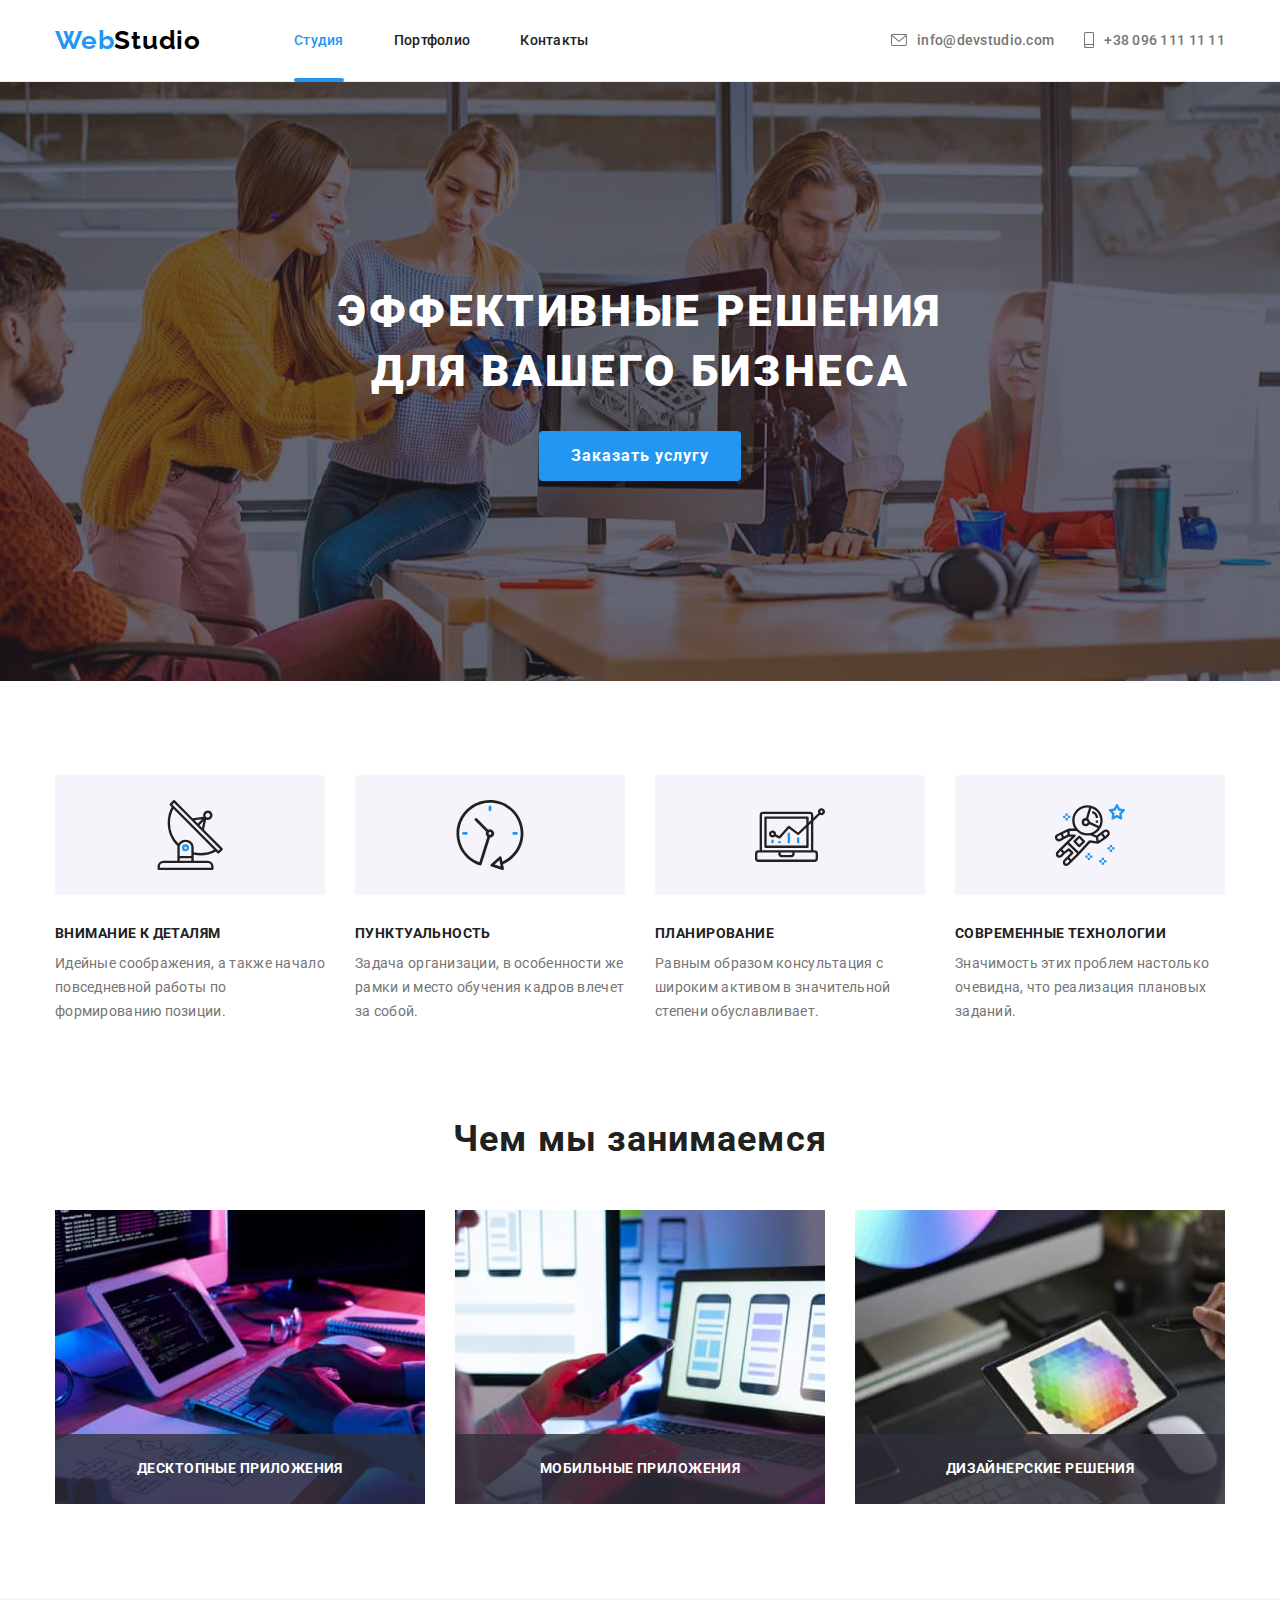
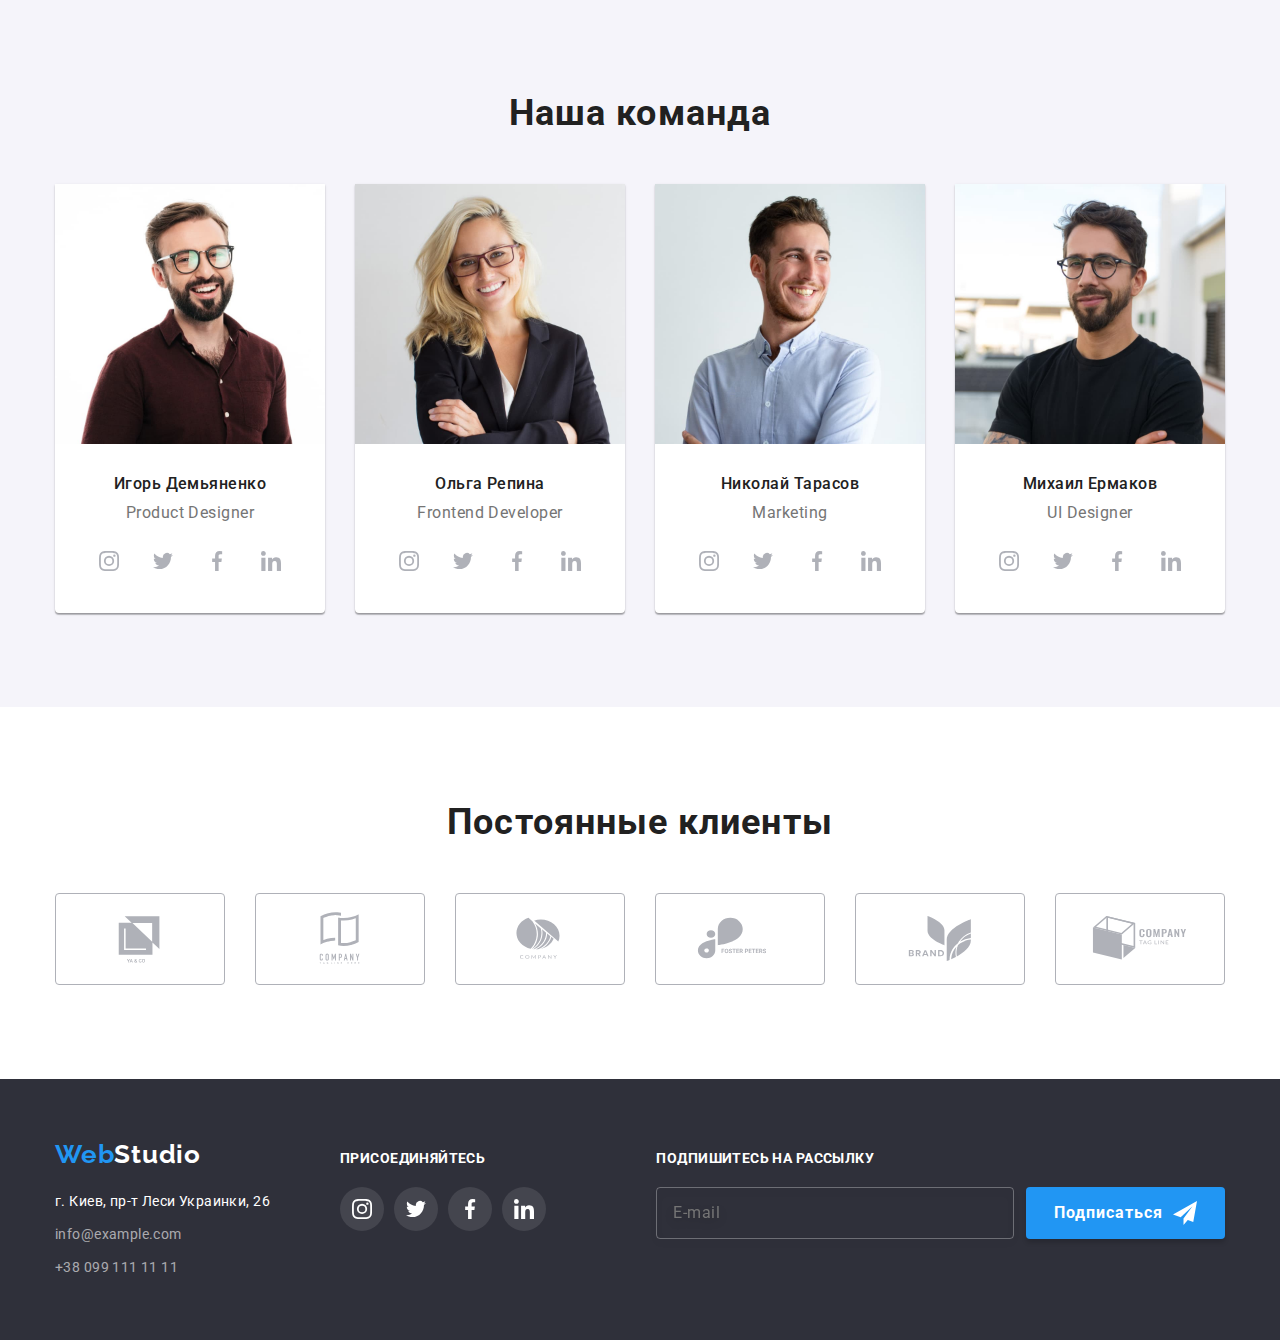
<file: index.html>
<!DOCTYPE html>
<html lang="ru">
    <head>
        <meta charset="UTF-8" />
        <meta http-equiv="X-UA-Compatible" content="IE=edge" />
        <meta name="viewport" content="width=device-width, initial-scale=1.0" />
        <title>GoIT HW #7 – BEM, SCSS</title>

        <!-- Шрифты -->
        <link rel="preconnect" href="https://fonts.googleapis.com" />
        <link rel="preconnect" href="https://fonts.gstatic.com" crossorigin />
        <link
            href="https://fonts.googleapis.com/css2?family=Raleway:wght@700&family=Roboto:wght@400;500;700;900&display=swap"
            rel="stylesheet"
        />
        <!-- font-family: 'Raleway', sans-serif;
             font-family: 'Roboto', sans-serif; -->

        <!-- Стили -->
        <link
            rel="stylesheet"
            href="https://cdnjs.cloudflare.com/ajax/libs/modern-normalize/1.1.0/modern-normalize.min.css"
        />
        <!-- <link rel="stylesheet" href="./css/normalize.css" /> -->
        <link rel="stylesheet" href="./css/main.min.css" />
        <!-- <link rel="stylesheet" href="./css/styles.css" /> -->
    </head>
    <body>
        <!-- Шапка страницы -->
        <header class="header">
            <div class="container">
                <!-- Навигация на главной -->
                <div class="header__wrap">
                    <nav class="navigation">
                        <!-- Лого в Хедере -->
                        <a class="logo" href="./index.html">
                            Web<span class="logo--dark">Studio</span>
                        </a>
                        <!-- Меню -->
                        <ul class="nav-list">
                            <li class="nav-list__item">
                                <a
                                    class="nav-list__link nav-list__link--current"
                                    href="./index.html"
                                    >Студия</a
                                >
                            </li>
                            <li class="nav-list__item">
                                <a
                                    class="nav-list__link"
                                    href="./portfolio.html"
                                    >Портфолио</a
                                >
                            </li>
                            <li class="nav-list__item">
                                <a class="nav-list__link" href="">Контакты</a>
                            </li>
                        </ul>
                    </nav>
                    <!-- Ссылки в хедере -->
                    <ul class="header-links">
                        <li class="header-links__item">
                            <a
                                class="header-links__link"
                                href="mailto:info@devstudio.com"
                                ><svg
                                    class="header-links__icon"
                                    width="16"
                                    height="12"
                                >
                                    <use
                                        href="./img/icons.svg#envelope"
                                    ></use></svg
                                >info@devstudio.com</a
                            >
                        </li>
                        <li class="header-links__item">
                            <a
                                class="header-links__link"
                                href="tel:+380961111111"
                                ><svg
                                    class="header-links__icon"
                                    width="10"
                                    height="16"
                                >
                                    <use
                                        href="./img/icons.svg#smartphone"
                                    ></use></svg
                                >+38 096 111 11 11</a
                            >
                        </li>
                    </ul>
                </div>
            </div>
        </header>

        <!-- Основной контент - Студия -->
        <main>
            <!-- Герой -->
            <section class="hero">
                <div class="container">
                    <h1 class="hero__title">
                        Эффективные решения<br />для вашего бизнеса
                    </h1>
                    <button class="btn hero__btn" type="button" data-modal-open>
                        Заказать услугу
                    </button>
                </div>
            </section>

            <!-- Особенности -->
            <section class="section">
                <div class="container">
                    <h2 class="visually-hidden">Наши преимущества</h2>
                    <!-- Список Особенностей -->
                    <ul class="features-list">
                        <li class="features-list__item">
                            <div class="features-list__icon">
                                <svg width="70" height="70">
                                    <use href="./img/icons.svg#antenna"></use>
                                </svg>
                            </div>

                            <h3 class="features-list__title">
                                Внимание к деталям
                            </h3>
                            <p class="features-list__text">
                                Идейные соображения, а также начало повседневной
                                работы по формированию позиции.
                            </p>
                        </li>
                        <li class="features-list__item">
                            <div class="features-list__icon">
                                <svg width="70" height="70">
                                    <use href="./img/icons.svg#clock"></use>
                                </svg>
                            </div>

                            <h3 class="features-list__title">Пунктуальность</h3>
                            <p class="features-list__text">
                                Задача организации, в особенности же рамки и
                                место обучения кадров влечет за собой.
                            </p>
                        </li>
                        <li class="features-list__item">
                            <div class="features-list__icon">
                                <svg width="70" height="70">
                                    <use href="./img/icons.svg#diagram"></use>
                                </svg>
                            </div>

                            <h3 class="features-list__title">Планирование</h3>
                            <p class="features-list__text">
                                Равным образом консультация с широким активом в
                                значительной степени обуславливает.
                            </p>
                        </li>
                        <li class="features-list__item">
                            <div class="features-list__icon">
                                <svg width="70" height="70">
                                    <use href="./img/icons.svg#astronaut"></use>
                                </svg>
                            </div>

                            <h3 class="features-list__title">
                                Современные технологии
                            </h3>
                            <p class="features-list__text">
                                Значимость этих проблем настолько очевидна, что
                                реализация плановых заданий.
                            </p>
                        </li>
                    </ul>
                </div>
            </section>

            <!-- Виды деятельности -->
            <section class="section section--no-padding-top">
                <div class="container">
                    <h2 class="section__title">Чем мы занимаемся</h2>
                    <ul class="doing-list">
                        <li class="doing-list__item">
                            <div class="doing-list__thumb">
                                <img
                                    src="./img/tech1.jpg"
                                    alt="Десктопные приложения"
                                    width="370"
                                />
                                <div class="doing-list__text-wrap">
                                    <p class="doing-list__text">
                                        Десктопные приложения
                                    </p>
                                </div>
                            </div>
                        </li>
                        <li class="doing-list__item">
                            <div class="doing-list__thumb">
                                <img
                                    src="./img/tech2.jpg"
                                    alt="Мобильные приложения"
                                    width="370"
                                />
                                <div class="doing-list__text-wrap">
                                    <p class="doing-list__text">
                                        Мобильные приложения
                                    </p>
                                </div>
                            </div>
                        </li>
                        <li class="doing-list__item">
                            <div class="doing-list__thumb">
                                <img
                                    src="./img/tech3.jpg"
                                    alt="Дизайнерские решения"
                                    width="370"
                                />
                                <div class="doing-list__text-wrap">
                                    <p class="doing-list__text">
                                        Дизайнерские решения
                                    </p>
                                </div>
                            </div>
                        </li>
                    </ul>
                </div>
            </section>

            <!-- Команда -->
            <section class="section section--team-bg-color">
                <div class="container">
                    <h2 class="section__title">Наша команда</h2>
                    <ul class="team-list">
                        <li class="team-list__item">
                            <img
                                src="./img/team1.jpg"
                                alt="Игорь Демьяненко"
                                width="270"
                            />

                            <div class="team-list__wrap">
                                <h3 class="team-list__title">
                                    Игорь Демьяненко
                                </h3>
                                <p class="team-list__text">Product Designer</p>

                                <ul class="social-list team__social-list">
                                    <li class="social-list__item">
                                        <a
                                            class="social-list__link team-list__social-link"
                                            href=""
                                        >
                                            <svg
                                                class="social-list__icon"
                                                width="20"
                                                height="20"
                                            >
                                                <use
                                                    href="./img/icons.svg#instagram"
                                                ></use>
                                            </svg>
                                        </a>
                                    </li>
                                    <li class="social-list__item">
                                        <a
                                            class="social-list__link team-list__social-link"
                                            href=""
                                        >
                                            <svg
                                                class="social-list__icon"
                                                width="20"
                                                height="20"
                                            >
                                                <use
                                                    href="./img/icons.svg#twitter"
                                                ></use>
                                            </svg>
                                        </a>
                                    </li>
                                    <li class="social-list__item">
                                        <a
                                            class="social-list__link team-list__social-link"
                                            href=""
                                        >
                                            <svg
                                                class="social-list__icon"
                                                width="20"
                                                height="20"
                                            >
                                                <use
                                                    href="./img/icons.svg#facebook"
                                                ></use>
                                            </svg>
                                        </a>
                                    </li>
                                    <li class="social-list__item">
                                        <a
                                            class="social-list__link team-list__social-link"
                                            href=""
                                        >
                                            <svg
                                                class="social-list__icon"
                                                width="20"
                                                height="20"
                                            >
                                                <use
                                                    href="./img/icons.svg#linkedin"
                                                ></use>
                                            </svg>
                                        </a>
                                    </li>
                                </ul>
                            </div>
                        </li>
                        <li class="team-list__item">
                            <img
                                src="./img/team2.jpg"
                                alt="Ольга Репина"
                                width="270"
                            />

                            <div class="team-list__wrap">
                                <h3 class="team-list__title">Ольга Репина</h3>
                                <p class="team-list__text">
                                    Frontend Developer
                                </p>

                                <ul class="social-list team__social-list">
                                    <li class="social-list__item">
                                        <a
                                            class="social-list__link team-list__social-link"
                                            href=""
                                        >
                                            <svg
                                                class="social-list__icon"
                                                width="20"
                                                height="20"
                                            >
                                                <use
                                                    href="./img/icons.svg#instagram"
                                                ></use>
                                            </svg>
                                        </a>
                                    </li>
                                    <li class="social-list__item">
                                        <a
                                            class="social-list__link team-list__social-link"
                                            href=""
                                        >
                                            <svg
                                                class="social-list__icon"
                                                width="20"
                                                height="20"
                                            >
                                                <use
                                                    href="./img/icons.svg#twitter"
                                                ></use>
                                            </svg>
                                        </a>
                                    </li>
                                    <li class="social-list__item">
                                        <a
                                            class="social-list__link team-list__social-link"
                                            href=""
                                        >
                                            <svg
                                                class="social-list__icon"
                                                width="20"
                                                height="20"
                                            >
                                                <use
                                                    href="./img/icons.svg#facebook"
                                                ></use>
                                            </svg>
                                        </a>
                                    </li>
                                    <li class="social-list__item">
                                        <a
                                            class="social-list__link team-list__social-link"
                                            href=""
                                        >
                                            <svg
                                                class="social-list__icon"
                                                width="20"
                                                height="20"
                                            >
                                                <use
                                                    href="./img/icons.svg#linkedin"
                                                ></use>
                                            </svg>
                                        </a>
                                    </li>
                                </ul>
                            </div>
                        </li>
                        <li class="team-list__item">
                            <img
                                src="./img/team3.jpg"
                                alt="Николай Тарасов"
                                width="270"
                            />

                            <div class="team-list__wrap">
                                <h3 class="team-list__title">
                                    Николай Тарасов
                                </h3>
                                <p class="team-list__text">Marketing</p>

                                <ul class="social-list team__social-list">
                                    <li class="social-list__item">
                                        <a
                                            class="social-list__link team-list__social-link"
                                            href=""
                                        >
                                            <svg
                                                class="social-list__icon"
                                                width="20"
                                                height="20"
                                            >
                                                <use
                                                    href="./img/icons.svg#instagram"
                                                ></use>
                                            </svg>
                                        </a>
                                    </li>
                                    <li class="social-list__item">
                                        <a
                                            class="social-list__link team-list__social-link"
                                            href=""
                                        >
                                            <svg
                                                class="social-list__icon"
                                                width="20"
                                                height="20"
                                            >
                                                <use
                                                    href="./img/icons.svg#twitter"
                                                ></use>
                                            </svg>
                                        </a>
                                    </li>
                                    <li class="social-list__item">
                                        <a
                                            class="social-list__link team-list__social-link"
                                            href=""
                                        >
                                            <svg
                                                class="social-list__icon"
                                                width="20"
                                                height="20"
                                            >
                                                <use
                                                    href="./img/icons.svg#facebook"
                                                ></use>
                                            </svg>
                                        </a>
                                    </li>
                                    <li class="social-list__item">
                                        <a
                                            class="social-list__link team-list__social-link"
                                            href=""
                                        >
                                            <svg
                                                class="social-list__icon"
                                                width="20"
                                                height="20"
                                            >
                                                <use
                                                    href="./img/icons.svg#linkedin"
                                                ></use>
                                            </svg>
                                        </a>
                                    </li>
                                </ul>
                            </div>
                        </li>
                        <li class="team-list__item">
                            <img
                                src="./img/team4.jpg"
                                alt="Михаил Ермаков"
                                width="270"
                            />

                            <div class="team-list__wrap">
                                <h3 class="team-list__title">Михаил Ермаков</h3>
                                <p class="team-list__text">UI Designer</p>

                                <ul class="social-list team__social-list">
                                    <li class="social-list__item">
                                        <a
                                            class="social-list__link team-list__social-link"
                                            href=""
                                        >
                                            <svg
                                                class="social-list__icon"
                                                width="20"
                                                height="20"
                                            >
                                                <use
                                                    href="./img/icons.svg#instagram"
                                                ></use>
                                            </svg>
                                        </a>
                                    </li>
                                    <li class="social-list__item">
                                        <a
                                            class="social-list__link team-list__social-link"
                                            href=""
                                        >
                                            <svg
                                                class="social-list__icon"
                                                width="20"
                                                height="20"
                                            >
                                                <use
                                                    href="./img/icons.svg#twitter"
                                                ></use>
                                            </svg>
                                        </a>
                                    </li>
                                    <li class="social-list__item">
                                        <a
                                            class="social-list__link team-list__social-link"
                                            href=""
                                        >
                                            <svg
                                                class="social-list__icon"
                                                width="20"
                                                height="20"
                                            >
                                                <use
                                                    href="./img/icons.svg#facebook"
                                                ></use>
                                            </svg>
                                        </a>
                                    </li>
                                    <li class="social-list__item">
                                        <a
                                            class="social-list__link team-list__social-link"
                                            href=""
                                        >
                                            <svg
                                                class="social-list__icon"
                                                width="20"
                                                height="20"
                                            >
                                                <use
                                                    href="./img/icons.svg#linkedin"
                                                ></use>
                                            </svg>
                                        </a>
                                    </li>
                                </ul>
                            </div>
                        </li>
                    </ul>
                </div>
            </section>

            <!-- Постоянные клиенты -->
            <section class="section">
                <div class="container">
                    <h2 class="section__title">Постоянные клиенты</h2>

                    <ul class="clients-list">
                        <li class="clients-list__item">
                            <a href="" class="clients-list__link">
                                <svg
                                    class="clients-list__icon"
                                    width="106"
                                    height="60"
                                >
                                    <use
                                        href="./img/icons.svg#logo-client-1"
                                    ></use>
                                </svg>
                            </a>
                        </li>
                        <li class="clients-list__item">
                            <a href="" class="clients-list__link">
                                <svg
                                    class="clients-list__icon"
                                    width="106"
                                    height="60"
                                >
                                    <use
                                        href="./img/icons.svg#logo-client-2"
                                    ></use>
                                </svg>
                            </a>
                        </li>
                        <li class="clients-list__item">
                            <a href="" class="clients-list__link">
                                <svg
                                    class="clients-list__icon"
                                    width="106"
                                    height="60"
                                >
                                    <use
                                        href="./img/icons.svg#logo-client-3"
                                    ></use>
                                </svg>
                            </a>
                        </li>
                        <li class="clients-list__item">
                            <a href="" class="clients-list__link">
                                <svg
                                    class="clients-list__icon"
                                    width="106"
                                    height="60"
                                >
                                    <use
                                        href="./img/icons.svg#logo-client-4"
                                    ></use>
                                </svg>
                            </a>
                        </li>
                        <li class="clients-list__item">
                            <a href="" class="clients-list__link">
                                <svg
                                    class="clients-list__icon"
                                    width="106"
                                    height="60"
                                >
                                    <use
                                        href="./img/icons.svg#logo-client-5"
                                    ></use>
                                </svg>
                            </a>
                        </li>
                        <li class="clients-list__item">
                            <a href="" class="clients-list__link">
                                <svg
                                    class="clients-list__icon"
                                    width="106"
                                    height="60"
                                >
                                    <use
                                        href="./img/icons.svg#logo-client-6"
                                    ></use>
                                </svg>
                            </a>
                        </li>
                    </ul>
                </div>
            </section>
        </main>

        <!-- Подвал страницы -->
        <footer class="footer">
            <div class="container">
                <div class="footer__container">
                    <div class="logo-address">
                        <!-- Лого в Футере -->
                        <a class="logo" href="./index.html">
                            Web<span class="logo--light">Studio</span>
                        </a>
                        <!-- Адрес в Футере -->
                        <address class="footer__address">
                            <ul class="address-list">
                                <li class="address-list__item">
                                    <a class="address--light" href=""
                                        >г. Киев, пр-т Леси Украинки, 26</a
                                    >
                                </li>
                                <li class="address-list__item">
                                    <a
                                        class="address--dark"
                                        href="mailto:info@example.com"
                                        >info@example.com</a
                                    >
                                </li>
                                <li class="address-list__item">
                                    <a
                                        class="address--dark"
                                        href="tel:+380991111111"
                                        >+38 099 111 11 11</a
                                    >
                                </li>
                            </ul>
                        </address>
                    </div>

                    <!-- Блок "Приоединяйтесь" -->
                    <div class="footer-join">
                        <p class="footer-join__text">присоединяйтесь</p>
                        <ul class="social-list footer-join__social-list">
                            <li class="social-list__item">
                                <a
                                    class="social-list__link footer__social-link"
                                    href=""
                                >
                                    <svg
                                        class="social-list__icon"
                                        width="20"
                                        height="20"
                                    >
                                        <use
                                            href="./img/icons.svg#instagram"
                                        ></use>
                                    </svg>
                                </a>
                            </li>
                            <li class="social-list__item">
                                <a
                                    class="social-list__link footer__social-link"
                                    href=""
                                >
                                    <svg
                                        class="social-list__icon"
                                        width="20"
                                        height="20"
                                    >
                                        <use
                                            href="./img/icons.svg#twitter"
                                        ></use>
                                    </svg>
                                </a>
                            </li>
                            <li class="social-list__item">
                                <a
                                    class="social-list__link footer__social-link"
                                    href=""
                                >
                                    <svg
                                        class="social-list__icon"
                                        width="20"
                                        height="20"
                                    >
                                        <use
                                            href="./img/icons.svg#facebook"
                                        ></use>
                                    </svg>
                                </a>
                            </li>
                            <li class="social-list__item">
                                <a
                                    class="social-list__link footer__social-link"
                                    href=""
                                >
                                    <svg
                                        class="social-list__icon"
                                        width="20"
                                        height="20"
                                    >
                                        <use
                                            href="./img/icons.svg#linkedin"
                                        ></use>
                                    </svg>
                                </a>
                            </li>
                        </ul>
                    </div>

                    <!-- Блок подписки на рассылку -->
                    <div class="footer-subscription">
                        <p class="footer-subscription__text">
                            Подпишитесь на рассылку
                        </p>
                        <!-- Форма подписки -->
                        <form class="footer-form">
                            <input
                                class="footer-form__name"
                                type="email"
                                name="mail"
                                placeholder="E-mail"
                            />
                            <button class="btn footer-form__btn" type="submit">
                                Подписаться
                                <svg class="icon-send" width="24" height="24">
                                    <use href="./img/icons.svg#icon-send"></use>
                                </svg>
                            </button>
                        </form>
                    </div>
                </div>
            </div>
        </footer>

        <!-- Модальное окно -->
        <div class="backdrop is-hidden" data-modal>
            <div class="modal">
                <button type="button" class="modal__close-btn" data-modal-close>
                    <svg class="modal__close-icon" width="11" height="11">
                        <use href="./img/icons.svg#close-modal"></use>
                    </svg>
                </button>

                <!-- Форма -->
                <h2 class="modal-title">
                    Оставьте свои данные, мы вам перезвоним
                </h2>
                <form class="modal-form">
                    <label class="modal-form__field">
                        <span class="modal-form__label">Имя</span>
                        <span class="modal-form__input-wrapper">
                            <input
                                class="modal-form__name"
                                type="text"
                                name="name"
                                placeholder=" "
                            />
                            <span class="modal-form__icon">
                                <svg width="18" height="18">
                                    <use
                                        href="./img/icons.svg#icon-person"
                                    ></use>
                                </svg>
                            </span>
                        </span>
                    </label>

                    <label class="modal-form__field">
                        <span class="modal-form__label">Телефон</span>
                        <span class="modal-form__input-wrapper">
                            <input
                                class="modal-form__name"
                                type="tel"
                                name="tel"
                                placeholder=" "
                            />
                            <span class="modal-form__icon">
                                <svg width="18" height="18">
                                    <use
                                        href="./img/icons.svg#icon-phone"
                                    ></use>
                                </svg>
                            </span>
                        </span>
                    </label>

                    <label class="modal-form__field">
                        <span class="modal-form__label">Почта</span>
                        <span class="modal-form__input-wrapper">
                            <input
                                class="modal-form__name"
                                type="email"
                                name="mail"
                                placeholder=" "
                            />
                            <span class="modal-form__icon">
                                <svg width="18" height="18">
                                    <use
                                        href="./img/icons.svg#icon-email"
                                    ></use>
                                </svg>
                            </span>
                        </span>
                    </label>

                    <label class="modal-form__field">
                        <span class="modal-form__label">Комментарий</span>
                        <textarea
                            class="modal-form__name"
                            name="comment"
                            placeholder="Введите текст"
                        ></textarea>
                    </label>

                    <!-- Кастомный чекбокс -->
                    <label class="checkbox__field">
                        <input
                            class="checkbox visually-hidden"
                            type="checkbox"
                            name="checkbox"
                        />
                        <svg class="checkbox__icon" width="16" height="15">
                            <use href="./img/icons.svg#icon-check"></use>
                        </svg>
                        <span class="checkbox__label"
                            >Соглашаюсь с рассылкой и принимаю
                            <a class="checkbox__link" href=""
                                >Условия договора</a
                            ></span
                        >
                    </label>

                    <button
                        class="btn modal-form__btn"
                        type="submit"
                        data-modal-close
                    >
                        Отправить
                    </button>
                </form>
            </div>
        </div>

        <!-- Скрипт -->
        <script src="./js/modal.js"></script>
    </body>
</html>
</file>
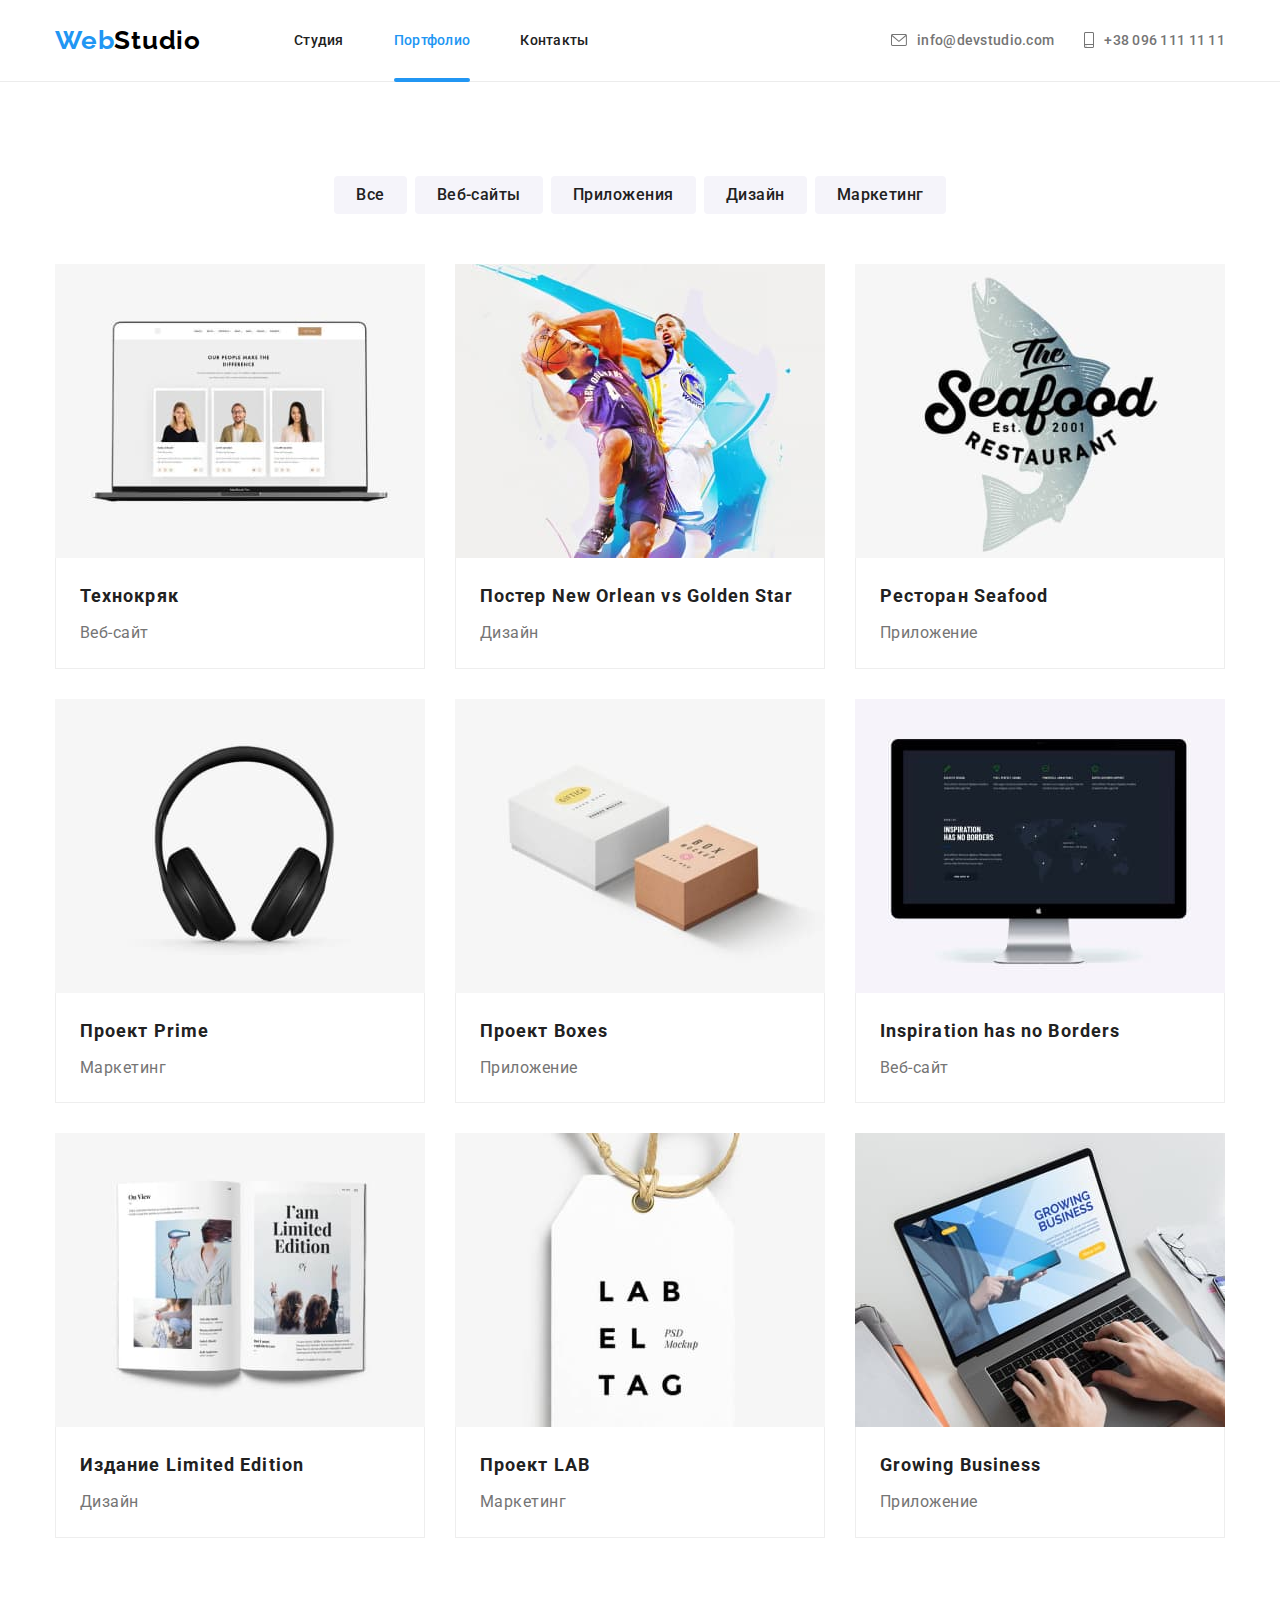
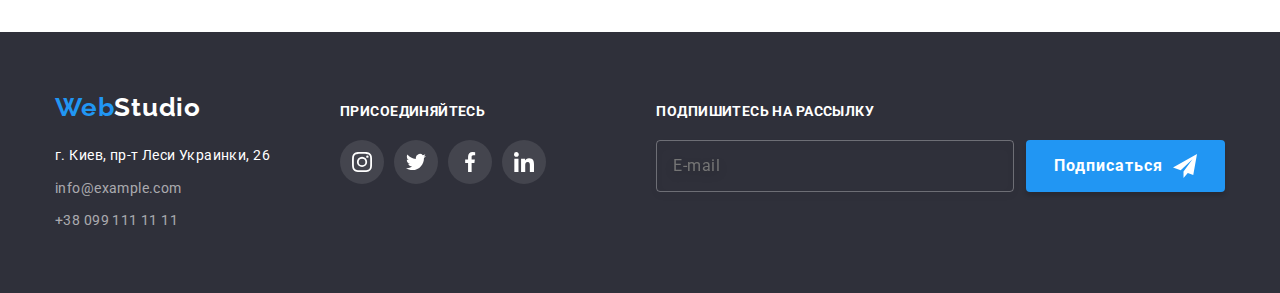
<file: portfolio.html>
<!DOCTYPE html>
<html lang="en">
    <head>
        <meta charset="UTF-8" />
        <meta http-equiv="X-UA-Compatible" content="IE=edge" />
        <meta name="viewport" content="width=device-width, initial-scale=1.0" />
        <title>GoIT HW #7 – BEM, SCSS</title>

        <!-- Шрифты -->
        <link rel="preconnect" href="https://fonts.googleapis.com" />
        <link rel="preconnect" href="https://fonts.gstatic.com" crossorigin />
        <link
            href="https://fonts.googleapis.com/css2?family=Raleway:wght@700&family=Roboto:wght@400;500;700;900&display=swap"
            rel="stylesheet"
        />
        <!-- font-family: 'Raleway', sans-serif;
             font-family: 'Roboto', sans-serif; -->

        <!-- Стили -->
        <link
            rel="stylesheet"
            href="https://cdnjs.cloudflare.com/ajax/libs/modern-normalize/1.1.0/modern-normalize.min.css"
        />
        <!-- <link rel="stylesheet" href="./css/normalize.css" /> -->
        <link rel="stylesheet" href="./css/main.min.css" />
        <!-- <link rel="stylesheet" href="./css/styles.css" /> -->
    </head>
    <body>
        <!-- Шапка страницы -->
        <header class="header">
            <div class="container">
                <!-- Навигация на главной -->
                <div class="header__wrap">
                    <nav class="navigation">
                        <!-- Лого в Хедере -->
                        <a class="logo" href="./index.html">
                            Web<span class="logo--dark">Studio</span>
                        </a>
                        <!-- Меню -->
                        <ul class="nav-list">
                            <li class="nav-list__item">
                                <a class="nav-list__link" href="./index.html"
                                    >Студия</a
                                >
                            </li>
                            <li class="nav-list__item">
                                <a
                                    class="nav-list__link nav-list__link--current"
                                    href="./portfolio.html"
                                    >Портфолио</a
                                >
                            </li>
                            <li class="nav-list__item">
                                <a class="nav-list__link" href="">Контакты</a>
                            </li>
                        </ul>
                    </nav>
                    <!-- Ссылки в хедере -->
                    <ul class="header-links">
                        <li class="header-links__item">
                            <a
                                class="header-links__link"
                                href="mailto:info@devstudio.com"
                                ><svg
                                    class="header-links__icon"
                                    width="16"
                                    height="12"
                                >
                                    <use
                                        href="./img/icons.svg#envelope"
                                    ></use></svg
                                >info@devstudio.com</a
                            >
                        </li>
                        <li class="header-links__item">
                            <a
                                class="header-links__link"
                                href="tel:+380961111111"
                                ><svg
                                    class="header-links__icon"
                                    width="10"
                                    height="16"
                                >
                                    <use
                                        href="./img/icons.svg#smartphone"
                                    ></use></svg
                                >+38 096 111 11 11</a
                            >
                        </li>
                    </ul>
                </div>
            </div>
        </header>

        <!-- Основной контент -->
        <main>
            <!-- Портфолио -->
            <section class="section">
                <div class="container">
                    <h1 class="visually-hidden">Портфолио</h1>

                    <!-- Портфолио - Фильтры -->
                    <ul class="filters-list">
                        <li class="filters-list__item">
                            <button class="filters-list__btn" type="button">
                                Все
                            </button>
                        </li>
                        <li class="filters-list__item">
                            <button class="filters-list__btn" type="button">
                                Веб-сайты
                            </button>
                        </li>
                        <li class="filters-list__item">
                            <button class="filters-list__btn" type="button">
                                Приложения
                            </button>
                        </li>
                        <li class="filters-list__item">
                            <button class="filters-list__btn" type="button">
                                Дизайн
                            </button>
                        </li>
                        <li class="filters-list__item">
                            <button class="filters-list__btn" type="button">
                                Маркетинг
                            </button>
                        </li>
                    </ul>

                    <!-- Портфолио - Проекты -->
                    <ul class="projects-list">
                        <li class="projects-list__item">
                            <a class="projects-list__link" href="">
                                <div class="project-list__thumb">
                                    <img
                                        src="./img/project1.jpg"
                                        alt="Технокряк"
                                        width="370"
                                    />
                                    <div class="project-list__overlay">
                                        <p class="project-list__text">
                                            Технокряк это современная площадка
                                            распространения коронавируса.
                                            Компании используют эту платформу
                                            для цифрового шпионажа и атак на
                                            защищённые сервера конкурентов.
                                        </p>
                                    </div>
                                </div>
                                <div class="project-list__sign">
                                    <h2 class="project-list__title">
                                        Технокряк
                                    </h2>
                                    <p class="project-list__desc">Веб-сайт</p>
                                </div>
                            </a>
                        </li>
                        <li class="projects-list__item">
                            <a class="projects-list__link" href="">
                                <div class="project-list__thumb">
                                    <img
                                        src="./img/project2.jpg"
                                        alt="Постер New Orlean vs Golden Star"
                                        width="370"
                                    />
                                    <div class="project-list__overlay">
                                        <p class="project-list__text">
                                            Технокряк это современная площадка
                                            распространения коронавируса.
                                            Компании используют эту платформу
                                            для цифрового шпионажа и атак на
                                            защищённые сервера конкурентов.
                                        </p>
                                    </div>
                                </div>
                                <div class="project-list__sign">
                                    <h2 class="project-list__title">
                                        Постер New Orlean vs Golden Star
                                    </h2>
                                    <p class="project-list__desc">Дизайн</p>
                                </div>
                            </a>
                        </li>
                        <li class="projects-list__item">
                            <a class="projects-list__link" href="">
                                <div class="project-list__thumb">
                                    <img
                                        src="./img/project3.jpg"
                                        alt="Ресторан Seafood"
                                        width="370"
                                    />
                                    <div class="project-list__overlay">
                                        <p class="project-list__text">
                                            Технокряк это современная площадка
                                            распространения коронавируса.
                                            Компании используют эту платформу
                                            для цифрового шпионажа и атак на
                                            защищённые сервера конкурентов.
                                        </p>
                                    </div>
                                </div>
                                <div class="project-list__sign">
                                    <h2 class="project-list__title">
                                        Ресторан Seafood
                                    </h2>
                                    <p class="project-list__desc">Приложение</p>
                                </div>
                            </a>
                        </li>
                        <li class="projects-list__item">
                            <a class="projects-list__link" href="">
                                <div class="project-list__thumb">
                                    <img
                                        src="./img/project4.jpg"
                                        alt="Проект Prime"
                                        width="370"
                                    />
                                    <div class="project-list__overlay">
                                        <p class="project-list__text">
                                            Технокряк это современная площадка
                                            распространения коронавируса.
                                            Компании используют эту платформу
                                            для цифрового шпионажа и атак на
                                            защищённые сервера конкурентов.
                                        </p>
                                    </div>
                                </div>
                                <div class="project-list__sign">
                                    <h2 class="project-list__title">
                                        Проект Prime
                                    </h2>
                                    <p class="project-list__desc">Маркетинг</p>
                                </div>
                            </a>
                        </li>
                        <li class="projects-list__item">
                            <a class="projects-list__link" href="">
                                <div class="project-list__thumb">
                                    <img
                                        src="./img/project5.jpg"
                                        alt="Проект Boxes"
                                        width="370"
                                    />
                                    <div class="project-list__overlay">
                                        <p class="project-list__text">
                                            Технокряк это современная площадка
                                            распространения коронавируса.
                                            Компании используют эту платформу
                                            для цифрового шпионажа и атак на
                                            защищённые сервера конкурентов.
                                        </p>
                                    </div>
                                </div>
                                <div class="project-list__sign">
                                    <h2 class="project-list__title">
                                        Проект Boxes
                                    </h2>
                                    <p class="project-list__desc">Приложение</p>
                                </div>
                            </a>
                        </li>
                        <li class="projects-list__item">
                            <a class="projects-list__link" href="">
                                <div class="project-list__thumb">
                                    <img
                                        src="./img/project6.jpg"
                                        alt="Inspiration has no Borders"
                                        width="370"
                                    />
                                    <div class="project-list__overlay">
                                        <p class="project-list__text">
                                            Технокряк это современная площадка
                                            распространения коронавируса.
                                            Компании используют эту платформу
                                            для цифрового шпионажа и атак на
                                            защищённые сервера конкурентов.
                                        </p>
                                    </div>
                                </div>
                                <div class="project-list__sign">
                                    <h2 class="project-list__title">
                                        Inspiration has no Borders
                                    </h2>
                                    <p class="project-list__desc">Веб-сайт</p>
                                </div>
                            </a>
                        </li>
                        <li class="projects-list__item">
                            <a class="projects-list__link" href="">
                                <div class="project-list__thumb">
                                    <img
                                        src="./img/project7.jpg"
                                        alt="Издание Limited Edition"
                                        width="370"
                                    />
                                    <div class="project-list__overlay">
                                        <p class="project-list__text">
                                            Технокряк это современная площадка
                                            распространения коронавируса.
                                            Компании используют эту платформу
                                            для цифрового шпионажа и атак на
                                            защищённые сервера конкурентов.
                                        </p>
                                    </div>
                                </div>
                                <div class="project-list__sign">
                                    <h2 class="project-list__title">
                                        Издание Limited Edition
                                    </h2>
                                    <p class="project-list__desc">Дизайн</p>
                                </div>
                            </a>
                        </li>
                        <li class="projects-list__item">
                            <a class="projects-list__link" href="">
                                <div class="project-list__thumb">
                                    <img
                                        src="./img/project8.jpg"
                                        alt="Проект LAB"
                                        width="370"
                                    />
                                    <div class="project-list__overlay">
                                        <p class="project-list__text">
                                            Технокряк это современная площадка
                                            распространения коронавируса.
                                            Компании используют эту платформу
                                            для цифрового шпионажа и атак на
                                            защищённые сервера конкурентов.
                                        </p>
                                    </div>
                                </div>
                                <div class="project-list__sign">
                                    <h2 class="project-list__title">
                                        Проект LAB
                                    </h2>
                                    <p class="project-list__desc">Маркетинг</p>
                                </div>
                            </a>
                        </li>
                        <li class="projects-list__item">
                            <a class="projects-list__link" href="">
                                <div class="project-list__thumb">
                                    <img
                                        src="./img/project9.jpg"
                                        alt="Growing Business"
                                        width="370"
                                    />
                                    <div class="project-list__overlay">
                                        <p class="project-list__text">
                                            Технокряк это современная площадка
                                            распространения коронавируса.
                                            Компании используют эту платформу
                                            для цифрового шпионажа и атак на
                                            защищённые сервера конкурентов.
                                        </p>
                                    </div>
                                </div>
                                <div class="project-list__sign">
                                    <h2 class="project-list__title">
                                        Growing Business
                                    </h2>
                                    <p class="project-list__desc">Приложение</p>
                                </div>
                            </a>
                        </li>
                    </ul>
                </div>
            </section>
        </main>

        <!-- Подвал страницы -->
        <footer class="footer">
            <div class="container">
                <div class="footer__container">
                    <!-- Лого в Футере -->
                    <div class="logo-address">
                        <a class="logo" href="./index.html">
                            Web<span class="logo--light">Studio</span>
                        </a>
                        <address class="footer__address">
                            <ul class="address-list">
                                <li class="address-list__item">
                                    <a class="address--light" href=""
                                        >г. Киев, пр-т Леси Украинки, 26</a
                                    >
                                </li>
                                <li class="address-list__item">
                                    <a
                                        class="address--dark"
                                        href="mailto:info@example.com"
                                        >info@example.com</a
                                    >
                                </li>
                                <li class="address-list__item">
                                    <a
                                        class="address--dark"
                                        href="tel:+380991111111"
                                        >+38 099 111 11 11</a
                                    >
                                </li>
                            </ul>
                        </address>
                    </div>

                    <!-- Блок "Приоединяйтесь" -->
                    <div class="footer-join">
                        <p class="footer-join__text">присоединяйтесь</p>
                        <ul class="social-list footer-join__social-list">
                            <li class="social-list__item">
                                <a
                                    class="social-list__link footer__social-link"
                                    href=""
                                >
                                    <svg
                                        class="social-list__icon"
                                        width="20"
                                        height="20"
                                    >
                                        <use
                                            href="./img/icons.svg#instagram"
                                        ></use>
                                    </svg>
                                </a>
                            </li>
                            <li class="social-list__item">
                                <a
                                    class="social-list__link footer__social-link"
                                    href=""
                                >
                                    <svg
                                        class="social-list__icon"
                                        width="20"
                                        height="20"
                                    >
                                        <use
                                            href="./img/icons.svg#twitter"
                                        ></use>
                                    </svg>
                                </a>
                            </li>
                            <li class="social-list__item">
                                <a
                                    class="social-list__link footer__social-link"
                                    href=""
                                >
                                    <svg
                                        class="social-list__icon"
                                        width="20"
                                        height="20"
                                    >
                                        <use
                                            href="./img/icons.svg#facebook"
                                        ></use>
                                    </svg>
                                </a>
                            </li>
                            <li class="social-list__item">
                                <a
                                    class="social-list__link footer__social-link"
                                    href=""
                                >
                                    <svg
                                        class="social-list__icon"
                                        width="20"
                                        height="20"
                                    >
                                        <use
                                            href="./img/icons.svg#linkedin"
                                        ></use>
                                    </svg>
                                </a>
                            </li>
                        </ul>
                    </div>

                    <!-- Блок подписки на рассылку -->
                    <div class="footer-subscription">
                        <p class="footer-subscription__text">
                            Подпишитесь на рассылку
                        </p>
                        <!-- Форма подписки -->
                        <form class="footer-form">
                            <input
                                class="footer-form__name"
                                type="email"
                                name="mail"
                                placeholder="E-mail"
                            />
                            <button class="btn footer-form__btn" type="submit">
                                Подписаться
                                <svg class="icon-send" width="24" height="24">
                                    <use href="./img/icons.svg#icon-send"></use>
                                </svg>
                            </button>
                        </form>
                    </div>
                </div>
            </div>
        </footer>
    </body>
</html>
</file>
<file: css/styles.css>
:root {
    --accent-color: #2196f3;
    --text-dark-color: #212121;
    --text-light-color: #757575;
    --background-dark-box-color: #2f303a;
    --background-light-gray-color: #f5f4fa;
    --icon-color: #afb1b8;
    --main-font: 'Roboto', sans-serif;
}

body {
    font-family: var(--main-font);
}

h1,
h2,
h3 {
    margin: 0;
}
img {
    display: block;
    max-width: 100%;
    height: auto;
}

ul {
    list-style: none;
    margin: 0;
    padding: 0;
}

/* === ВЕБ-СТУДИЯ == */

/* Утилиты */
.container {
    width: 1200px;

    margin-left: auto;
    margin-right: auto;

    padding-left: 15px;
    padding-right: 15px;
    /* = temporary outline = */
    /* outline: 2px solid tomato; */
}

.section {
    padding-top: 94px;
    padding-bottom: 94px;
    /* background-color: #ccc; */
}

.link {
    text-decoration: none;
}

.visually-hidden {
    position: absolute;
    width: 1px;
    height: 1px;
    margin: -1px;
    border: 0;
    padding: 0;

    white-space: nowrap;
    clip-path: inset(100%);
    clip: rect(0 0 0 0);
    overflow: hidden;
}

/* == Header == */
.header-section {
    border-bottom: 1px solid #ececec;
    /* background-color: #ccc; */
}

.logo {
    font-family: 'Raleway', sans-serif;
    font-weight: 700;
    font-size: 26px;
    line-height: 1.2;
    /* identical to box height 31px */
    letter-spacing: 0.03em;
}

.logo-color {
    color: var(--accent-color);
}

.logo-black {
    color: #000;
}

.logo-white {
    color: #fff;
}

.header-nav {
    display: flex;
    align-items: center;
}

.menu-nav {
    display: flex;
    margin-left: 93px;
}

.menu-nav .item {
    position: relative;
}

.menu-nav .item + .item {
    margin-left: 50px;
}
/* .menu-nav .item:not(:last-child) {
    margin-right: 50px;
} */

.menu-nav-text {
    display: block;
    padding-top: 32px;
    padding-bottom: 32px;

    font-weight: 500;
    font-size: 14px;
    line-height: 1.2;
    /* 16 px */
    letter-spacing: 0.02em;

    transition-property: color;
    transition-duration: 250ms;
    transition-timing-function: cubic-bezier(0.4, 0, 0.2, 1);
}

.menu-nav-text-dark {
    color: var(--text-dark-color);
}

.menu-current,
.menu-nav-text-color,
.menu-nav-text:hover,
.menu-nav-text:focus {
    color: var(--accent-color);
}

.menu-nav-text-light {
    color: var(--text-light-color);
}

.menu-current {
    position: relative;
}
.menu-current::after {
    content: '';

    position: absolute;
    left: 0;
    bottom: -1px;

    width: 100%;
    height: 4px;

    border-radius: 2px;
    background-color: var(--accent-color);
}

.links-nav {
    display: flex;
    margin-left: auto;
}

.links-nav .item + .item {
    margin-left: 30px;
}
.link-nav {
    display: inline-flex;
    align-items: center;
}

.link-nav-icon {
    margin-right: 10px;
    fill: currentColor;
}

/* == Main == */

/* = Hero = */

.hero-section {
    max-width: 1600px;
    margin-left: auto;
    margin-right: auto;

    padding-top: 200px;
    padding-bottom: 200px;

    background-image: linear-gradient(
            to right,
            rgba(47, 48, 58, 0.4),
            rgba(47, 48, 58, 0.4)
        ),
        url('../img/hero-img.jpg');
    background-size: 1600px;
    background-repeat: no-repeat;
    background-position: center;

    text-align: center;
}

.hero-title {
    font-weight: 900;
    font-size: 44px;
    line-height: 1.36;
    /* 60px or 136% */
    color: #ffffff;
    letter-spacing: 0.06em;
    text-transform: uppercase;
}

.order-service-btn {
    margin-top: 30px;
    margin-bottom: 0px;
    padding: 10px 32px;

    font-weight: 700;
    font-size: 16px;
    line-height: 1.87;
    /* identical to box height, 30px or 187% */
    letter-spacing: 0.06em;
    color: #ffffff;
    text-align: center;

    background: var(--accent-color);
    outline: none;
    border: none;
    border-radius: 4px;
    box-shadow: 0px 4px 4px rgba(0, 0, 0, 0.15);

    cursor: pointer;

    transition-property: background-color;
    transition-duration: 250ms;
    transition-timing-function: cubic-bezier(0.4, 0, 0.2, 1);
}

.order-service-btn:hover,
.order-service-btn:focus {
    background-color: #188ce8;
}

/* = Особенности = */
.feautures-section {
    /* padding-bottom: 0; */
    /* background-color: #ccc; */
}

/* -- Невидимымый -- */
.features-title {
    /* display: none; */
    /* font-weight: 700;
    font-size: 36px;
    line-height: 1.87; */
    /* 42px or 187% */
    /* text-align: center;
    letter-spacing: 0.03em;
    color: var(--text-dark-color); */
}

.features-list {
    display: flex;
}

.features-list .item {
    flex-basis: calc((100% - 3 * 30px) / 4);
}

.features-list .item + .item {
    margin-left: 30px;
}

.features-icon {
    display: flex;
    justify-content: center;
    align-items: center;

    height: 120px;

    border-radius: 4px;
    background-color: var(--background-light-gray-color);
}

.features-title {
    margin-top: 30px;

    font-weight: 700;
    font-size: 14px;
    line-height: 1.2;
    /* 16px or Auto */
    letter-spacing: 0.03em;
    text-transform: uppercase;

    color: var(--text-dark-color);
}

.features-text {
    margin-top: 10px;
    margin-bottom: 0;

    font-size: 14px;
    line-height: 1.71;
    /* 24px or 171% */
    letter-spacing: 0.03em;

    color: var(--text-light-color);
}

/* = Чем мы занимаемся = */
.doing-section {
    padding-top: 0;
}

.doing-list {
    display: flex;
    margin-top: 50px;
}

.doing-list .item + .item {
    margin-left: 30px;
}

.doing-thumb {
    position: relative;
}

.doing-text-wrap {
    position: absolute;
    left: 0;
    bottom: 0;

    display: flex;
    justify-content: center;
    align-items: center;

    width: 100%;
    height: 70px;

    background-color: rgba(47, 48, 58, 0.8);
}

.doing-text {
    margin: 0;

    font-weight: 700;
    font-size: 14px;
    line-height: 1.14;
    /* 16px or Auto */
    letter-spacing: 0.03em;
    text-transform: uppercase;

    color: #ffffff;
}

/* = (Чем мы занимаемся) & (Команда) = */

.doing-title,
.team-title,
.clients-title {
    font-weight: 700;
    font-size: 36px;
    line-height: 1.17;
    /* 42px or 117% */
    letter-spacing: 0.03em;
    color: var(--text-dark-color);
    text-align: center;
}

/* = Команда = */
.team-section {
    background-color: #f5f4fa;
}

.team-list {
    display: flex;
    margin-top: 50px;
}

.team-list .item + .item {
    margin-left: 30px;
}

.team-list .item {
    background: #ffffff;
    border-bottom-left-radius: 4px;
    border-bottom-right-radius: 4px;
    /* material shadow v1 */
    box-shadow: 0px 1px 3px rgba(0, 0, 0, 0.12), 0px 1px 1px rgba(0, 0, 0, 0.14),
        0px 2px 1px rgba(0, 0, 0, 0.2);
}

.team-img {
    /* margin-bottom: 30px; */
}

.team-sign {
    padding-top: 30px;
    padding-bottom: 30px;

    text-align: center;
}

.team-list-title {
    /* margin-bottom: 0; */

    font-weight: 500;
    font-size: 16px;
    line-height: 1.2;
    /* identical to box height 19px or Auto */
    letter-spacing: 0.03em;
    color: var(--text-dark-color);
    /* text-align: center; */
}

.team-text {
    margin-top: 10px;
    margin-bottom: 0;

    font-size: 16px;
    line-height: 1.2;
    /* identical to box height 19px or Auto */
    letter-spacing: 0.03em;
    color: var(--text-light-color);
    /* text-align: center; */
}

/* Социальные ссылки */

.social-links {
    display: flex;
    margin-top: 16px;
    justify-content: center;
}

.social-item {
    width: 44px;
    height: 44px;
}

.social-links .social-item + .social-item {
    margin-left: 10px;
}

.social-link {
    display: flex;
    width: 100%;
    height: 100%;
    justify-content: center;
    align-items: center;

    border-radius: 50%;

    transition-property: color, background-color;
    transition-duration: 250ms;
    transition-timing-function: cubic-bezier(0.4, 0, 0.2, 1);
}

.social-link svg {
    fill: currentColor;

    transition-property: fill;
    transition-duration: 250ms;
    transition-timing-function: cubic-bezier(0.4, 0, 0.2, 1);
}

.social-link:hover,
.social-link:focus {
    color: #ffffff;
    background-color: var(--accent-color);
}

.team-social-link {
    color: var(--icon-color);
    background-color: transparent;
}

.footer-social-link {
    color: #ffffff;
    background-color: rgba(255, 255, 255, 0.1);
}

/* = Постоянные клиенты = */

.clients-list {
    display: flex;
    margin-top: 50px;
}

.clients-list .item {
    width: 170px;
    height: 92px;
}

.clients-list .item + .item {
    margin-left: 30px;
}

.clients-link {
    display: flex;
    justify-content: center;
    align-items: center;

    width: 100%;
    height: 100%;

    color: var(--icon-color);
    background-color: transparent;

    border: 1px solid var(--icon-color);
    border-radius: 4px;

    transition-property: color, border-color;
    transition-duration: 250ms;
    transition-timing-function: cubic-bezier(0.4, 0, 0.2, 1);
}

.clients-link svg {
    fill: currentColor;

    transition-property: fill;
    transition-duration: 250ms;
    transition-timing-function: cubic-bezier(0.4, 0, 0.2, 1);
}

.clients-link:hover,
.clients-link:focus {
    color: var(--accent-color);
    border-color: var(--accent-color);
}

/* = Footer = */

.footer-section {
    background-color: var(--background-dark-box-color);
}

.footer-section {
    padding-top: 60px;
    padding-bottom: 60px;
}

.footer-contain {
    display: flex;
    align-items: baseline;
}

.footer-join {
    margin-left: 70px;
}

.footer-join .social-links {
    margin-top: 20px;
}
.join-text,
.subscription-text {
    margin: 0;
    padding: 0;
    font-weight: 700;
    font-size: 14px;
    line-height: 1.14;
    letter-spacing: 0.03em;
    text-transform: uppercase;
    color: #ffffff;
}

.footer-address {
    margin-top: 20px;

    font-style: normal;
    font-size: 14px;
    line-height: 1.71;
    /* 24px or 171% */
    letter-spacing: 0.03em;
}

.address-list .item + .item {
    margin-top: 9px;
}

.address-light,
.address-dark {
    transition-property: color;
    transition-duration: 250ms;
    transition-timing-function: cubic-bezier(0.4, 0, 0.2, 1);
}

.address-light,
.address-dark:hover,
.address-dark:focus {
    color: #ffffff;
}

.address-dark,
.address-light:hover,
.address-light:focus {
    color: rgba(255, 255, 255, 0.6);
}

/* -- Подпишитесь на рассылку  */
.footer-subscription {
    margin-left: auto;
}
.footer-form {
    display: flex;
    margin-top: 20px;
}
.footer-form-name {
    width: 358px;

    padding-top: 15px;
    padding-bottom: 15px;
    padding-left: 16px;

    font-size: 16px;
    line-height: 1.25;
    /* identical to box height, 20px or 125% */
    letter-spacing: 0.03em;

    border: 1px solid rgba(255, 255, 255, 0.3);
    filter: drop-shadow(0px 4px 4px rgba(0, 0, 0, 0.15));
    border-radius: 4px;
    color: rgba(255, 255, 255, 0.6);
    background-color: transparent;
}

.footer-form-name:focus-within {
    border-color: rgba(255, 255, 255, 0.6);
    outline: none;
}
.footer-form-btn {
    display: inline-flex;
    align-items: center;
    justify-content: center;

    margin-left: 12px;

    padding-top: 10px;
    padding-bottom: 10px;
    padding-left: 29px;
    padding-right: 28px;

    font-weight: 700;
    font-size: 16px;
    line-height: 1.87;
    /* identical to box height, 30px or 187% */
    letter-spacing: 0.06em;
    color: #ffffff;

    border: none;
    border-radius: 4px;
    background-color: var(--accent-color);
    box-shadow: 0px 4px 4px rgba(0, 0, 0, 0.15);

    cursor: pointer;

    transition-property: background-color;
    transition-duration: 250ms;
    transition-timing-function: cubic-bezier(0.4, 0, 0.2, 1);
}

.footer-form-btn:hover,
.footer-form-btn:focus {
    background-color: #188ce8;
}

.icon-send {
    margin-left: 10px;
    fill: #ffffff;
}
/* === ПОРТФОЛИО == */

.portfolio-section {
    /* Стиль секции "Портфолио" */
}

/* Главный невидимый заголовок h1 страницы Портфолио */
.portfolio-title {
    /* display: none;
    text-align: center; */
}

/* = Портфолио - Фильтры  = */

.filters-list {
    display: flex;
    justify-content: center;
}

.filters-list .item + .item {
    margin-left: 8px;
}

.portfolio-btn {
    padding: 6px 22px;

    font-weight: 500;
    font-size: 16px;
    line-height: 1.62;
    /* identical to box height, 26px or 162% */
    letter-spacing: 0.03em;
    color: var(--text-dark-color);
    text-align: center;

    background-color: var(--background-light-gray-color);
    border: none;
    border-radius: 4px;

    cursor: pointer;

    transition-property: color, background-color, box-shadow;
    transition-duration: 250ms;
    transition-timing-function: cubic-bezier(0.4, 0, 0.2, 1);
}
.portfolio-btn:hover,
.portfolio-btn:focus {
    color: #ffffff;
    background-color: var(--accent-color);
    box-shadow: 0px 3px 1px rgba(0, 0, 0, 0.1), 0px 1px 2px rgba(0, 0, 0, 0.08),
        0px 2px 2px rgba(0, 0, 0, 0.12);
}

/* = Портфолио - Сетка Проектов = */

.projects-list {
    display: flex;
    flex-wrap: wrap;

    margin-top: 50px;
}

.projects-list .item {
    --projects-grid-gap: 30px;
    --projects-grid-columns: 3;
    flex-basis: calc(
        (100% - (var(--projects-grid-columns) - 1) * var(--projects-grid-gap)) /
            var(--projects-grid-columns)
    );
    background: #ffffff;
    /* border: 1px solid #eeeeee; */
}

.projects-list .item:not(:nth-child(3n + 1)) {
    margin-left: 30px;
}

.projects-list .item:not(:nth-last-child(-n + 3)) {
    margin-bottom: 30px;
}

.projects-link {
    display: block;

    transition-property: box-shadow;
    transition-duration: 250ms;
    transition-timing-function: cubic-bezier(0.4, 0, 0.2, 1);
}

.projects-link:hover,
.projects-link:focus {
    box-shadow: 0px 1px 1px rgba(0, 0, 0, 0.12), 0px 4px 4px rgba(0, 0, 0, 0.06),
        1px 4px 6px rgba(0, 0, 0, 0.16);
}

.projects-link:hover .project-overlay,
.projects-link:focus .project-overlay {
    transform: translatey(0);
}

.project-thumb {
    position: relative;
    overflow: hidden;
}

/* Выезжающее окно с текстом  */
.project-overlay {
    position: absolute;
    left: 0;
    top: 0;
    width: 100%;
    height: 100%;

    display: flex;
    align-items: center;

    background-color: rgba(33, 150, 243, 0.9);

    transform: translatey(101%);

    transition-property: transform;
    transition-duration: 250ms;
    transition-timing-function: cubic-bezier(0.4, 0, 0.2, 1);
}

.project-text {
    margin: 0;
    padding-left: 24px;
    padding-right: 24px;

    font-size: 18px;
    line-height: 1.56;
    /* 28px or 156% */
    letter-spacing: 0.03em;
    color: #ffffff;
}

/* Описание проекта */
.project-sign {
    padding: 20px 24px;

    border-left: 1px solid #eeeeee;
    border-right: 1px solid #eeeeee;
    border-bottom: 1px solid #eeeeee;
}

/* Заголовок проекта */
.project-title {
    font-weight: 700;
    font-size: 18px;
    line-height: 2;
    /* identical to box height, 36px or 200% */
    letter-spacing: 0.06em;
    color: var(--text-dark-color);
}

/* Тип проекта */
.project-desc {
    margin-top: 4px;
    margin-bottom: 0;

    font-size: 16px;
    line-height: 1.87;
    /* identical to box height, 30px or 187% */
    letter-spacing: 0.03em;
    color: var(--text-light-color);
}

/* === Модальное окно === */

.backdrop {
    position: fixed;
    top: 0;
    left: 0;

    width: 100%;
    height: 100%;

    background-color: rgba(0, 0, 0, 0.2);

    opacity: 1;

    transition-property: opacity, visibility;
    transition-duration: 250ms;
    transition-timing-function: cubic-bezier(0.4, 0, 0.2, 1);
}

.backdrop.is-hidden {
    opacity: 0;
    pointer-events: none;
    visibility: hidden;
}

.backdrop.is-hidden .modal {
    opacity: 0;
    transform: translate(-50%, -50%) scale(0.5) rotate(-180deg);
}

.modal {
    position: absolute;
    top: 50%;
    left: 50%;
    transform: translate(-50%, -50%);

    min-width: 528px;
    min-height: 581px;

    padding: 40px;

    background-color: #ffffff;
    box-shadow: 0px 1px 3px rgba(0, 0, 0, 0.12), 0px 1px 1px rgba(0, 0, 0, 0.14),
        0px 2px 1px rgba(0, 0, 0, 0.2);
    border-radius: 4px;

    transition-property: transform, opacity;
    transition-duration: 250ms;
    transition-timing-function: cubic-bezier(0.4, 0, 0.2, 1);
}

.modal-close-btn {
    position: absolute;
    top: 8px;
    right: 8px;

    width: 30px;
    height: 30px;

    color: #000;
    background-color: transparent;
    border: 1px solid rgba(0, 0, 0, 0.1);
    border-radius: 50%;

    cursor: pointer;
}

.modal-close-btn svg {
    position: absolute;
    top: 50%;
    left: 50%;
    transform: translate(-50%, -50%) scale(1);

    width: 11px;
    height: 11px;
    fill: currentColor;

    transition-property: transform, fill;
    transition-duration: 250ms;
    transition-timing-function: cubic-bezier(0.4, 0, 0.2, 1);
}

.modal-close-btn:hover svg,
.modal-close-btn:focus svg {
    fill: var(--accent-color);
    transform: translate(-50%, -50%) rotate(-180deg);

    transition-property: transform;
    transition-duration: 250ms;
    transition-timing-function: cubic-bezier(0.4, 0, 0.2, 1);
}

.modal-close-btn:active {
    transform: scale(0.7);
}

.modal-form {
    margin-top: 12px;
}

.modal-form-field {
    display: block;
    width: 100%;
    margin-top: 10px;
}

.modal-form-field:first-of-type {
    margin-top: 0;
}

.modal-form-title {
    font-weight: 700;
    font-size: 20px;
    line-height: 1.15;
    /* line-height: 23px */
    text-align: center;
    letter-spacing: 0.03em;
    color: var(--text-dark-color);
}

.modal-form-label {
    display: block;
    margin-bottom: 4px;

    font-size: 12px;
    line-height: 1.17;
    /* identical to box height (14px) */
    letter-spacing: 0.01em;

    color: var(--text-light-color);
}

.modal-input-wrapper {
    position: relative;
    display: block;
}

.modal-form-name {
    display: block;
    width: 100%;
    padding: 11px 11px 11px 42px;
    font-size: 14px;
    line-height: 1.17;
    letter-spacing: 0.01em;
    color: rgba(117, 117, 117, 0.5);

    border: 1px solid rgba(33, 33, 33, 0.2);
    border-radius: 4px;
}

.modal-form-icon {
    display: block;
    position: absolute;
    width: 18px;
    height: 18px;
    top: 50%;
    left: 12px;
    fill: var(--text-dark-color);
    transform: translateY(-50%);
}

.modal-form-field textarea {
    height: 120px;
    padding: 12px 16px;
    resize: none;

    line-height: 16px;

    color: rgba(117, 117, 117, 0.5);
}

.modal-form-field:focus-within .modal-form-name {
    color: var(--text-dark-color);
    outline-color: var(--accent-color);
}

.modal-form-field:focus-within .modal-form-icon {
    fill: var(--accent-color);
}

.modal-form-btn {
    display: block;
    padding: 10px 55px;

    margin-top: 30px;
    margin-left: auto;
    margin-right: auto;
    margin-bottom: 0px;
    padding: 10px 55px;

    font-weight: 700;
    font-size: 16px;
    line-height: 1.87;
    /* identical to box height, 30px or 187% */
    letter-spacing: 0.06em;
    color: #ffffff;
    text-align: center;

    background-color: var(--accent-color);
    outline: none;
    border: none;
    border-radius: 4px;
    box-shadow: 0px 4px 4px rgba(0, 0, 0, 0.15);

    cursor: pointer;

    transition-property: background-color;
    transition-duration: 250ms;
    transition-timing-function: cubic-bezier(0.4, 0, 0.2, 1);
}

.modal-form-btn:hover,
.modal-form-btn:focus {
    background-color: #188ce8;
}

.checkbox-field {
    position: relative;
    display: flex;
    margin-top: 20px;
    align-items: center;
    justify-content: center;
}

.checkbox-label {
    margin-left: 7px;
    display: block;
    font-size: 14px;
    line-height: 1.71;
    /* identical to box height, or 171% */

    letter-spacing: 0.03em;

    color: var(--text-light-color);
}

.checkbox-link {
    color: var(--accent-color);
}

.checkbox-icon {
    width: 16px;
    height: 15px;
    border: 2px solid var(--text-dark-color);
    border-radius: 2px;
    fill: transparent;

    transition-property: fill, border, background-color;
    transition-duration: 250ms;
    transition-timing-function: cubic-bezier(0.4, 0, 0.2, 1);
}

.checkbox:checked + .checkbox-icon {
    fill: #ffffff;
    border: none;
    background-color: var(--accent-color);
}
</file>
<file: css/main.min.css>
:root{--accent-color: #2196f3;--text-dark-color: #212121;--text-light-color: #757575;--background-dark-box-color: #2f303a;--background-light-gray-color: #f5f4fa;--icon-color: #afb1b8;--main-font: 'Roboto', sans-serif;--secondary-font: 'Raleway', sans-serif;--transition-time: 250ms;--transition-function: cubic-bezier(0.4, 0, 0.2, 1)}.flex__align-center{display:flex;align-items:center}h1,h2,h3,p{margin:0}body{font-family:var(--main-font)}ul{margin:0;padding:0;list-style:none}a{text-decoration:none}img{display:block;max-width:100%;height:auto}button{cursor:pointer}.block{display:block}.visually-hidden{position:absolute;width:1px;height:1px;margin:-1px;border:0;padding:0;white-space:nowrap;clip-path:inset(100%);clip:rect(0 0 0 0);overflow:hidden}.container{width:1200px;margin-left:auto;margin-right:auto;padding-left:15px;padding-right:15px}.section{padding-top:94px;padding-bottom:94px}.section--no-padding-top{padding-top:0px}.section--team-bg-color{background-color:#f5f4fa}.section__title{font-size:36px;line-height:1.17;font-weight:700;letter-spacing:.03em;color:var(--text-dark-color);text-align:center}.logo{font-family:var(--secondary-font);font-size:26px;line-height:1.2;font-weight:700;letter-spacing:.03em;color:var(--accent-color)}.logo--dark{color:#000}.logo--light{color:#fff}.btn{font-size:16px;line-height:1.87;font-weight:700;letter-spacing:.06em;color:#ffffff;text-align:center;border:none;border-radius:4px;background:var(--accent-color);box-shadow:0px 4px 4px rgba(0,0,0,0.15);transition-property:background-color;transition-duration:var(--transition-time);transition-timing-function:var(--transition-function)}.btn:hover,.btn:focus{background-color:#188ce8}.social-list{display:flex;align-items:center;justify-content:center}.social-list__item{width:44px;height:44px}.social-list__item+.social-list__item{margin-left:10px}.social-list__link{width:100%;height:100%;display:flex;align-items:center;justify-content:center;border-radius:50%;transition-property:color,background-color;transition-duration:var(--transition-time);transition-timing-function:var(--transition-function)}.social-list__link:hover,.social-list__link:focus{color:#ffffff;background-color:var(--accent-color)}.social-list__icon{color:inherit;fill:currentColor;transition-property:fill;transition-duration:var(--transition-time);transition-timing-function:var(--transition-function)}.team__social-list{margin-top:16px}.team-list__social-link{color:var(--icon-color);background-color:transparent}.footer__social-link{color:#ffffff;background-color:rgba(255,255,255,0.1)}.backdrop{position:fixed;top:0;left:0;width:100%;height:100%;background-color:rgba(0,0,0,0.2);opacity:1;transition-property:opacity,visibility;transition-duration:var(--transition-time);transition-timing-function:var(--transition-function)}.backdrop.is-hidden{opacity:0;pointer-events:none;visibility:hidden}.backdrop.is-hidden .modal{opacity:0;transform:translate(-50%, -50%) scale(0.5) rotate(-180deg)}.modal{position:absolute;top:50%;left:50%;transform:translate(-50%, -50%);min-width:528px;min-height:581px;padding:40px;background-color:#ffffff;box-shadow:0px 1px 3px rgba(0,0,0,0.12),0px 1px 1px rgba(0,0,0,0.14),0px 2px 1px rgba(0,0,0,0.2);border-radius:4px;transition-property:transform,opacity;transition-duration:var(--transition-time);transition-timing-function:var(--transition-function)}.modal__close-btn{position:absolute;top:8px;right:8px;width:30px;height:30px;color:#000;background-color:transparent;border:1px solid rgba(0,0,0,0.1);border-radius:50%}.modal__close-btn:active{transform:scale(0.7)}.modal__close-icon{position:absolute;top:50%;left:50%;transform:translate(-50%, -50%) scale(1);width:11px;height:11px;fill:currentColor;transition-property:transform,fill;transition-duration:var(--transition-time);transition-timing-function:var(--transition-function)}.modal__close-btn:hover .modal__close-icon,.modal__close-btn:focus .modal__close-icon{fill:var(--accent-color);transform:translate(-50%, -50%) rotate(-180deg);transition-property:transform;transition-duration:var(--transition-time);transition-timing-function:var(--transition-function)}.modal-title{font-size:20px;line-height:1.15;font-weight:700;letter-spacing:.03em;text-align:center;color:var(--text-dark-color)}.modal-form{margin-top:12px}.modal-form__field{display:block;width:100%;margin-top:10px}.modal-form__field:first-child{margin-top:0}.modal-form__field textarea{height:120px;padding:12px 16px;resize:none;line-height:16px;color:rgba(117,117,117,0.5)}.modal-form__label{display:block;margin-bottom:4px;font-size:12px;line-height:1.17;letter-spacing:.01em;color:var(--text-light-color)}.modal-form__input-wrapper{position:relative;display:block}.modal-form__name{display:block;width:100%;padding:11px 11px 11px 42px;font-size:14px;line-height:1.17;letter-spacing:.01em;color:rgba(117,117,117,0.5);border:1px solid rgba(33,33,33,0.2);border-radius:4px}.modal-form__field:focus-within .modal-form__name{color:var(--text-dark-color);outline-color:var(--accent-color)}.modal-form__icon{display:block;position:absolute;width:18px;height:18px;top:50%;left:12px;fill:var(--text-dark-color);transform:translateY(-50%)}.modal-form__field:focus-within .modal-form__icon{fill:var(--accent-color)}.modal-form__btn{display:block;margin-top:30px;margin-left:auto;margin-right:auto;margin-bottom:0px;padding:10px 55px}.checkbox__field{position:relative;margin-top:20px;display:flex;align-items:center;justify-content:center}.checkbox__label{margin-left:7px;display:block;font-size:14px;line-height:1.71;letter-spacing:.03em;color:var(--text-light-color)}.checkbox__link{color:var(--accent-color);text-decoration:underline}.checkbox__icon{width:16px;height:15px;border:2px solid var(--text-dark-color);border-radius:2px;fill:transparent;transition-property:fill,border,background-color;transition-duration:var(--transition-time);transition-timing-function:var(--transition-function)}.checkbox:checked+.checkbox__icon{fill:#ffffff;border:none;background-color:var(--accent-color)}.checkbox:hover+.checkbox__icon{cursor:pointer}.checkbox:focus+.checkbox__icon{outline:2px solid var(--accent-color)}.header{border-bottom:1px solid #ececec}.header__wrap{display:flex;align-items:center}.navigation{display:flex;align-items:center}.nav-list{display:flex;margin-left:93px}.nav-list__item+.nav-list__item{margin-left:50px}.nav-list__link{display:block;padding-top:32px;padding-bottom:32px;font-size:14px;line-height:1.2;font-weight:500;letter-spacing:.02em;color:var(--text-dark-color);transition-property:color;transition-duration:var(--transition-time);transition-timing-function:var(--transition-function)}.nav-list__link:hover,.nav-list__link:focus{color:var(--accent-color)}.nav-list__link--current{position:relative;color:var(--accent-color)}.nav-list__link--current::after{content:'';position:absolute;left:0;bottom:-1px;width:100%;height:4px;border-radius:2px;background-color:var(--accent-color)}.header-links{display:flex;margin-left:auto}.header-links__item+.header-links__item{margin-left:30px}.header-links__link{display:flex;align-items:center;padding-top:32px;padding-bottom:32px;font-size:14px;line-height:1.2;font-weight:500;letter-spacing:.02em;color:var(--text-light-color);transition-property:color;transition-duration:var(--transition-time);transition-timing-function:var(--transition-function)}.header-links__link:hover,.header-links__link:focus{color:var(--accent-color)}.header-links__icon{margin-right:10px;fill:currentColor}.hero{max-width:1600px;margin-left:auto;margin-right:auto;padding-top:200px;padding-bottom:200px;background-image:linear-gradient(to right, rgba(47,48,58,0.4), rgba(47,48,58,0.4)),url("../img/hero-img.jpg");background-size:1600px;background-repeat:no-repeat;background-position:center;text-align:center}.hero__title{font-size:44px;line-height:1.36;font-weight:900;letter-spacing:.06em;color:#ffffff;text-transform:uppercase}.hero__btn{margin-top:30px;margin-bottom:0px;padding:10px 32px}.features-list{display:flex}.features-list__item{flex-basis:calc((100% - 3 * 30px) / 4)}.features-list__item+.features-list__item{margin-left:30px}.features-list__icon{display:flex;align-items:center;justify-content:center;height:120px;border-radius:4px;background-color:var(--background-light-gray-color)}.features-list__title{margin-top:30px;font-size:14px;line-height:1.2;font-weight:700;letter-spacing:.03em;text-transform:uppercase;color:var(--text-dark-color)}.features-list__text{margin-top:10px;font-size:14px;line-height:1.71;letter-spacing:.02em;color:var(--text-light-color)}.doing-list{display:flex;margin-top:50px}.doing-list__item+.doing-list__item{margin-left:30px}.doing-list__thumb{position:relative}.doing-list__text-wrap{position:absolute;left:0;bottom:0;display:flex;align-items:center;justify-content:center;width:100%;height:70px;background-color:rgba(47,48,58,0.8)}.doing-list__text{font-size:14px;line-height:1.14;font-weight:700;letter-spacing:.03em;text-transform:uppercase;color:#ffffff}.team-list{display:flex;margin-top:50px}.team-list__item{background:#ffffff;border-bottom-left-radius:4px;border-bottom-right-radius:4px;box-shadow:0px 1px 3px rgba(0,0,0,0.12),0px 1px 1px rgba(0,0,0,0.14),0px 2px 1px rgba(0,0,0,0.2)}.team-list__item+.team-list__item{margin-left:30px}.team-list__wrap{padding-top:30px;padding-bottom:30px;text-align:center}.team-list__title{font-size:16px;line-height:1.2;font-weight:500;letter-spacing:.03em;color:var(--text-dark-color)}.team-list__text{margin-top:10px;font-size:16px;line-height:1.2;letter-spacing:.03em;color:var(--text-light-color)}.clients-list{display:flex;margin-top:50px}.clients-list__item{width:170px;height:92px}.clients-list__item+.clients-list__item{margin-left:30px}.clients-list__link{display:flex;align-items:center;justify-content:center;width:100%;height:100%;color:var(--icon-color);background-color:transparent;border:1px solid var(--icon-color);border-radius:4px;transition-property:color,border-color;transition-duration:var(--transition-time);transition-timing-function:var(--transition-function)}.clients-list__link:hover,.clients-list__link:focus{color:var(--accent-color);border-color:var(--accent-color)}.clients-list__icon{color:inherit;fill:currentColor;transition-property:fill;transition-duration:var(--transition-time);transition-timing-function:var(--transition-function)}.footer{padding-top:60px;padding-bottom:60px;background-color:var(--background-dark-box-color)}.footer__container{display:flex;align-items:baseline}.footer__address{margin-top:20px;font-size:14px;line-height:1.71;letter-spacing:.03em;font-style:normal}.address-list__item+.address-list__item{margin-top:9px}.address--light,.address--dark{transition-property:color;transition-duration:var(--transition-time);transition-timing-function:var(--transition-function)}.address--light,.address--dark:hover,.address--dark:focus{color:#ffffff}.address--dark,.address--light:hover,.address--light:focus{color:rgba(255,255,255,0.6)}.footer-join{margin-left:70px}.footer-join__social-list{margin-top:20px}.footer-join__text{font-size:14px;line-height:1.14;font-weight:700;letter-spacing:.03em;text-transform:uppercase;color:#ffffff}.footer-subscription{margin-left:auto}.footer-subscription__text{font-size:14px;line-height:1.14;font-weight:700;letter-spacing:.03em;text-transform:uppercase;color:#ffffff}.footer-form{display:flex;margin-top:20px}.footer-form__name{width:358px;padding-top:15px;padding-bottom:15px;padding-left:16px;font-size:16px;line-height:1.25;letter-spacing:.03em;color:rgba(255,255,255,0.6);border:1px solid rgba(255,255,255,0.3);filter:drop-shadow(0px 4px 4px rgba(0,0,0,0.15));border-radius:4px;background-color:transparent}.footer-form__name:focus-within{border-color:rgba(255,255,255,0.6);outline:none}.footer-form__btn{display:inline-flex;align-items:center;justify-content:center;margin-left:12px;padding:10px 28px}.icon-send{margin-left:10px;fill:#ffffff}.filters-list{display:flex;justify-content:center}.filters-list__item+.filters-list__item{margin-left:8px}.filters-list__btn{padding:6px 22px;font-size:16px;line-height:1.62;font-weight:500;letter-spacing:.03em;color:var(--text-dark-color);text-align:center;background-color:var(--background-light-gray-color);border:none;border-radius:4px;transition-property:color,background-color,box-shadow;transition-duration:var(--transition-time);transition-timing-function:var(--transition-function)}.filters-list__btn:hover,.filters-list__btn:focus{color:#ffffff;background-color:var(--accent-color);box-shadow:0px 3px 1px rgba(0,0,0,0.1),0px 1px 2px rgba(0,0,0,0.08),0px 2px 2px rgba(0,0,0,0.12)}.projects-list{display:flex;flex-wrap:wrap;margin-top:50px}.projects-list__item{--projects-grid-gap: 30px;--projects-grid-columns: 3;flex-basis:calc( (100% - (var(--projects-grid-columns) - 1) * var(--projects-grid-gap)) / var(--projects-grid-columns));background:#ffffff}.projects-list__item:not(:nth-child(3n+1)){margin-left:30px}.projects-list__item:not(:nth-last-child(-n+3)){margin-bottom:30px}.projects-list__link{display:block;transition-property:box-shadow;transition-duration:var(--transition-time);transition-timing-function:var(--transition-function)}.projects-list__link:hover,.projects-list__link:focus{box-shadow:0px 1px 1px rgba(0,0,0,0.12),0px 4px 4px rgba(0,0,0,0.06),1px 4px 6px rgba(0,0,0,0.16)}.project-list__thumb{position:relative;overflow:hidden}.project-list__overlay{position:absolute;left:0;top:0;width:100%;height:100%;display:flex;align-items:center;background-color:rgba(33,150,243,0.9);transform:translatey(101%);transition-property:transform;transition-duration:var(--transition-time);transition-timing-function:var(--transition-function)}.projects-list__link:hover .project-list__overlay,.projects-list__link:focus .project-list__overlay{transform:translatey(0)}.project-list__text{padding-left:24px;padding-right:24px;font-size:18px;line-height:1.56;letter-spacing:.03em;color:#ffffff}.project-list__sign{padding:20px 24px;border-left:1px solid #eeeeee;border-right:1px solid #eeeeee;border-bottom:1px solid #eeeeee}.project-list__title{font-size:18px;line-height:2;font-weight:700;letter-spacing:.06em;color:var(--text-dark-color)}.project-list__desc{margin-top:4px;font-size:16px;line-height:1.87;letter-spacing:.03em;color:var(--text-light-color)}
/*# sourceMappingURL=main.min.css.map */
</file>
